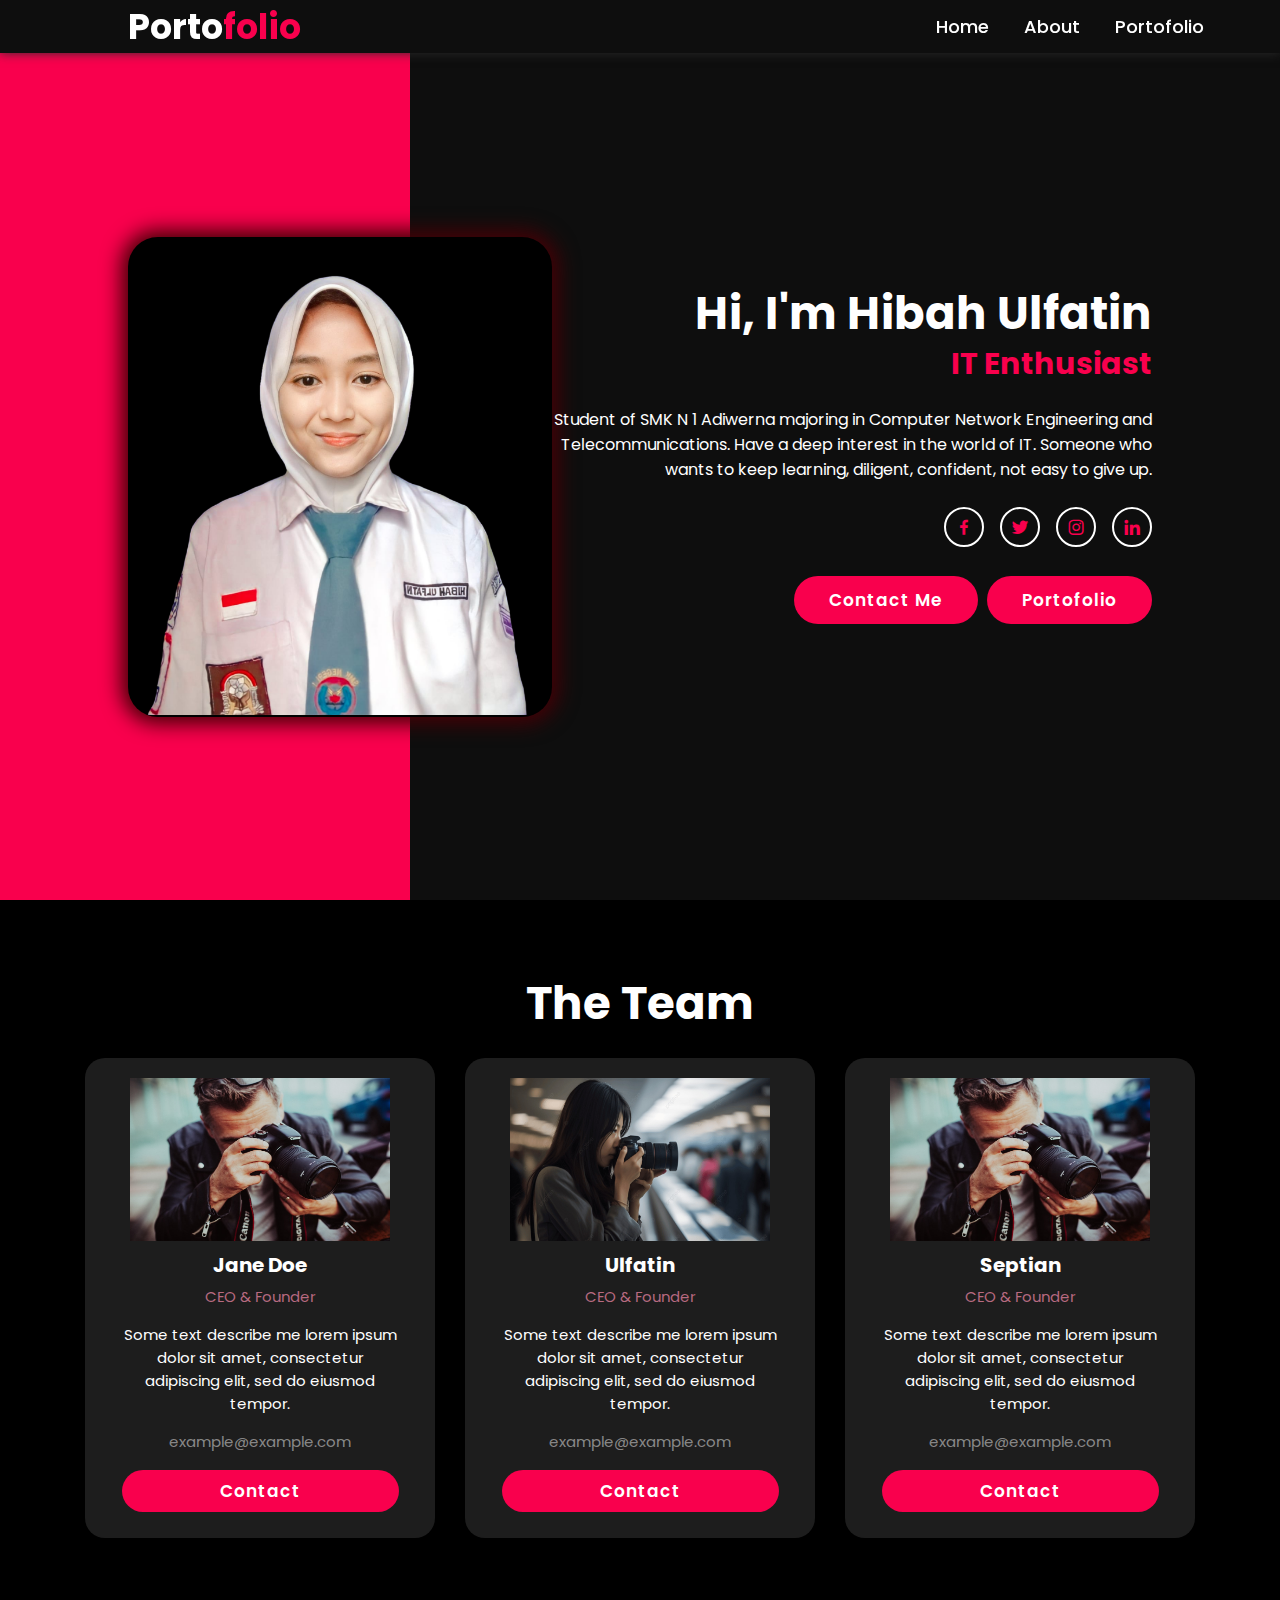
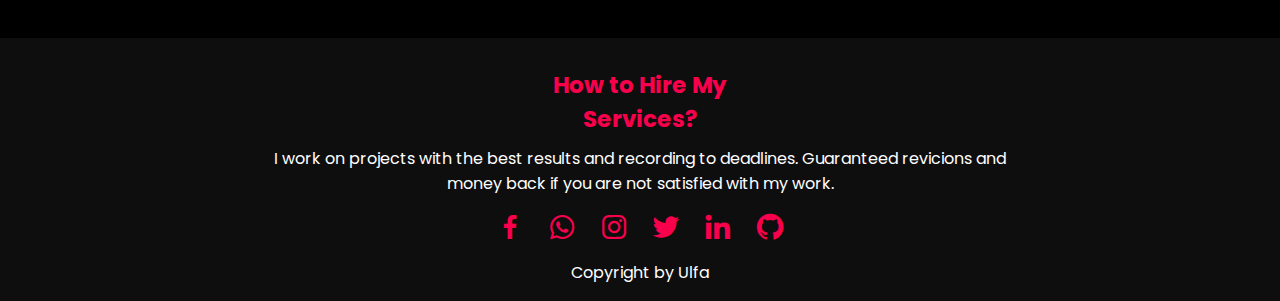
<file: index.html>
<!DOCTYPE html>
<html lang="en">

<head>
  <meta charset="UTF-8" />
  <meta name="viewport" content="width=device-width, initial-scale=1.0" />
  <title>Projek Akhir NDP</title>
  <link rel="stylesheet" href="style.css" />
  <link href="https://unpkg.com/boxicons@2.1.4/css/boxicons.min.css" rel="stylesheet" />
</head>

<body>
  <header class="header">
    <nav class="navbar">
      <h2 class="logo">Porto<span>folio</span></h2>
      <a href="index.html">Home</a>
      <a href="about.html">About</a>
      <a href="porto.html">Portofolio</a>
    </nav>
  </header>

  <section class="home">
    <div class="home-image">
      <img src="img/ulfa.png" alt="" />
    </div>
    <div class="home-content">
      <h1>Hi, I'm Hibah Ulfatin</h1>
      <h3>IT Enthusiast</h3>
      <p>
        Student of SMK N 1 Adiwerna majoring in Computer Network Engineering
        and Telecommunications. Have a deep interest in the world of IT.
        Someone who wants to keep learning, diligent, confident, not easy to
        give up.
      </p>
      <div class="home-sci">
        <a href="#"><i class="bx bxl-facebook"></i></a>
        <a href="#"><i class="bx bxl-twitter"></i></a>
        <a href="https://www.instagram.com/ulfbnana_/" target="_blank"><i class="bx bxl-instagram"></i></a>
        <a href="https://www.linkedin.com/in/hibah-ulfatin-64031a280/" target="_blank"><i
            class="bx bxl-linkedin"></i></a>
      </div>
      <a href="https://wa.link/3gjnbd" target="_blank" class="btn">Contact Me</a>
      <a href="#" class="btn">Portofolio</a>
    </div>
  </section>

  <section>
    <div class="title">
      <h2>The Team</h2>
    </div>

    <div class="box">
      <div class="card">
        <img src="img/foto.png" class="image" />
        <h5>Jane Doe</h5>
        <div class="pra">
          <p id="jabatan">CEO & Founder</p>
          <p id="desk">
            Some text describe me lorem ipsum dolor sit amet, consectetur
            adipiscing elit, sed do eiusmod tempor.
          </p>
          <p id="email">example@example.com</p>
          <p><a class="button" href="#">Contact</a></p>
        </div>
      </div>

      <div class="card">
        <img src="img/foto1.jpg" class="image" />
        <h5>Ulfatin</h5>
        <div class="pra">
          <p id="jabatan">CEO & Founder</p>
          <p id="desk">
            Some text describe me lorem ipsum dolor sit amet, consectetur
            adipiscing elit, sed do eiusmod tempor.
          </p>
          <p id="email">example@example.com</p>
          <p><a class="button" href="#">Contact</a></p>
        </div>
      </div>

      <div class="card">
        <img src="img/foto.png" class="image" />
        <h5>Septian</h5>
        <div class="pra">
          <p id="jabatan">CEO & Founder</p>
          <p id="desk">
            Some text describe me lorem ipsum dolor sit amet, consectetur
            adipiscing elit, sed do eiusmod tempor.
          </p>
          <p id="email">example@example.com</p>
          <p><a class="button" href="#">Contact</a></p>
        </div>
      </div>
    </div>
  </section>

  <section>
    <footer>
      <div class="lebar-footer">
        <h1>How to Hire My Services?</h1>
        <p>
          I work on projects with the best results and recording to deadlines.
          Guaranteed revicions and money back if you are not satisfied with my
          work.
        </p>
        <ul class="social">
          <li><a href="#"><i class='bx bxl-facebook'></i></a></li>
          <li><a href="https://wa.link/3gjnbd" target="_blank"><i class='bx bxl-whatsapp'></i></a></li>
          <li><a href="https://www.instagram.com/ulfbnana_/" target="_blank"><i class='bx bxl-instagram'></i></a></li>
          <li><a href="#"><i class='bx bxl-twitter'></i></a></li>
          <li><a href="https://www.linkedin.com/in/hibah-ulfatin-64031a280/" target="_blank"><i
                class='bx bxl-linkedin'></i></a></li>
          <li><a href="https://github.com/Ulfa666" target="_blank"><i class='bx bxl-github'></i></i></a></li>
        </ul>
        <p id="cr">Copyright by Ulfa</p>
    </footer>
    </div>
  </section>
</body>

</html>
</file>
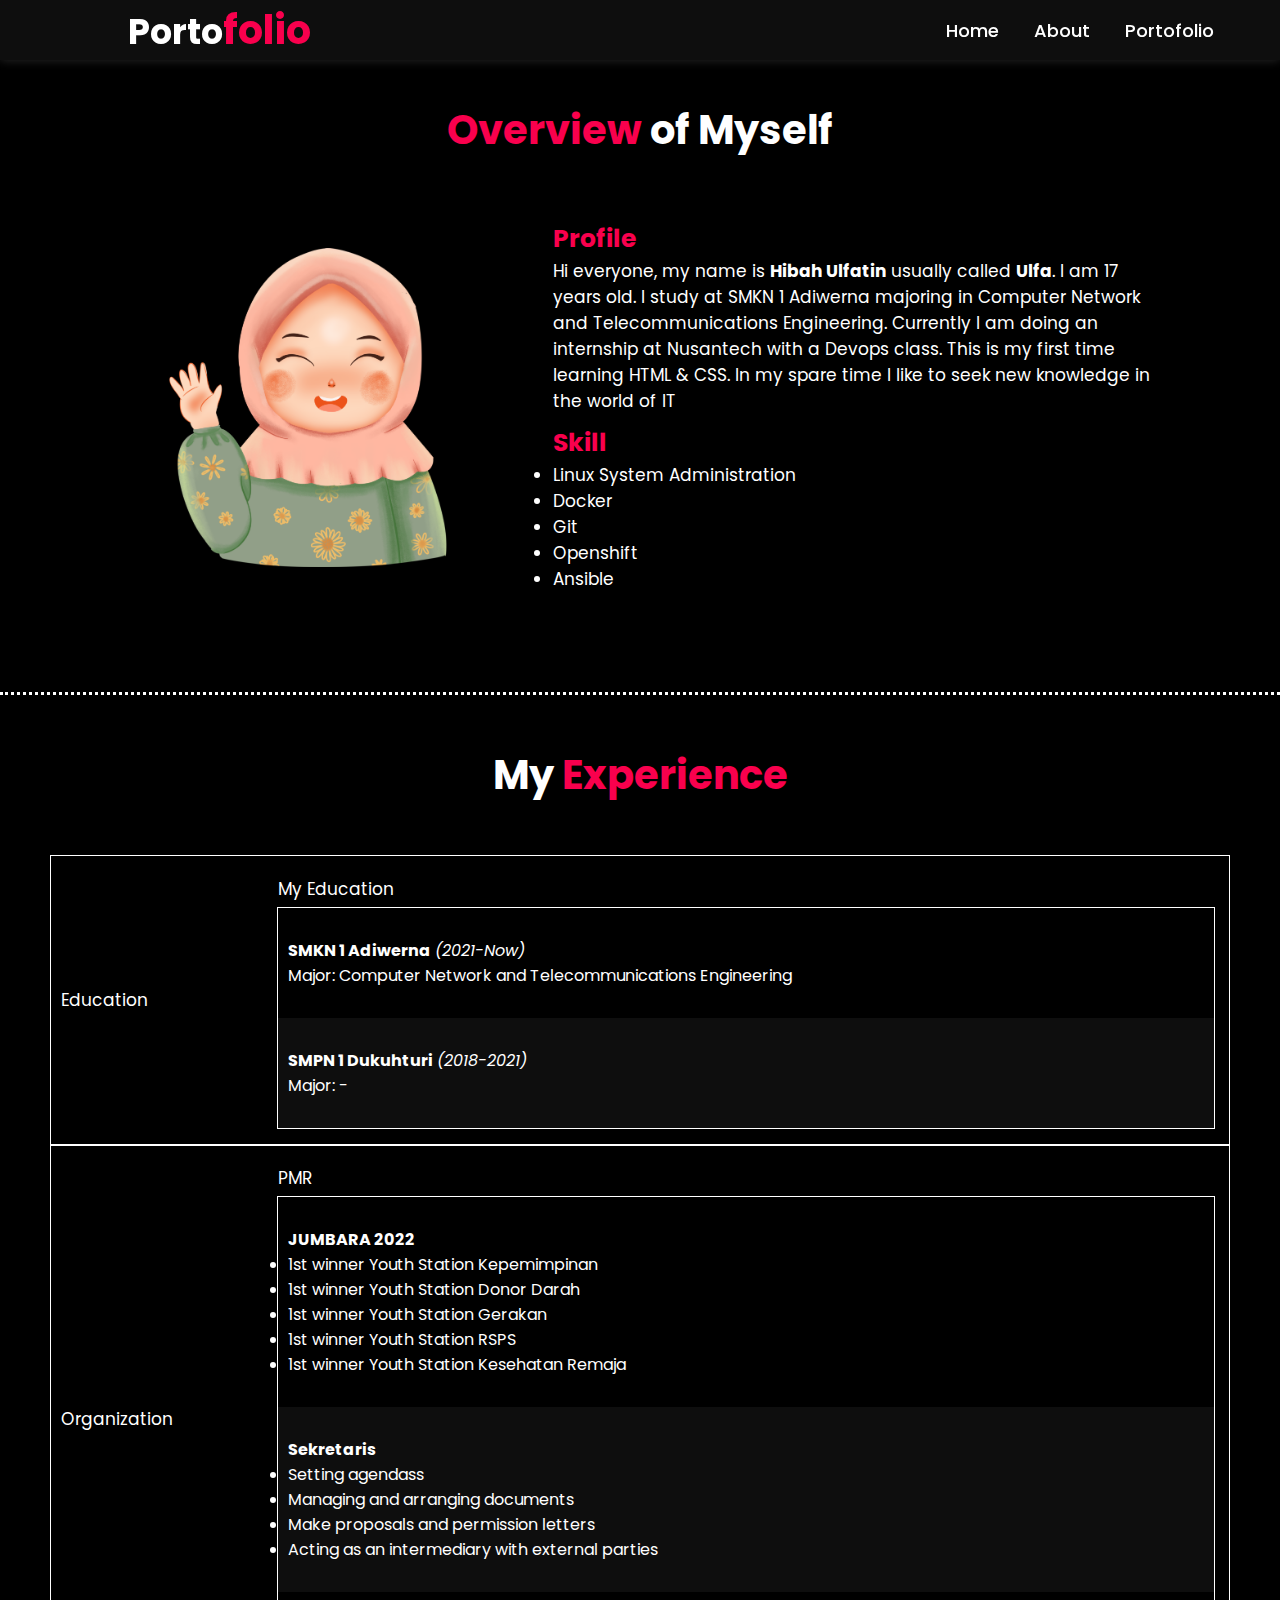
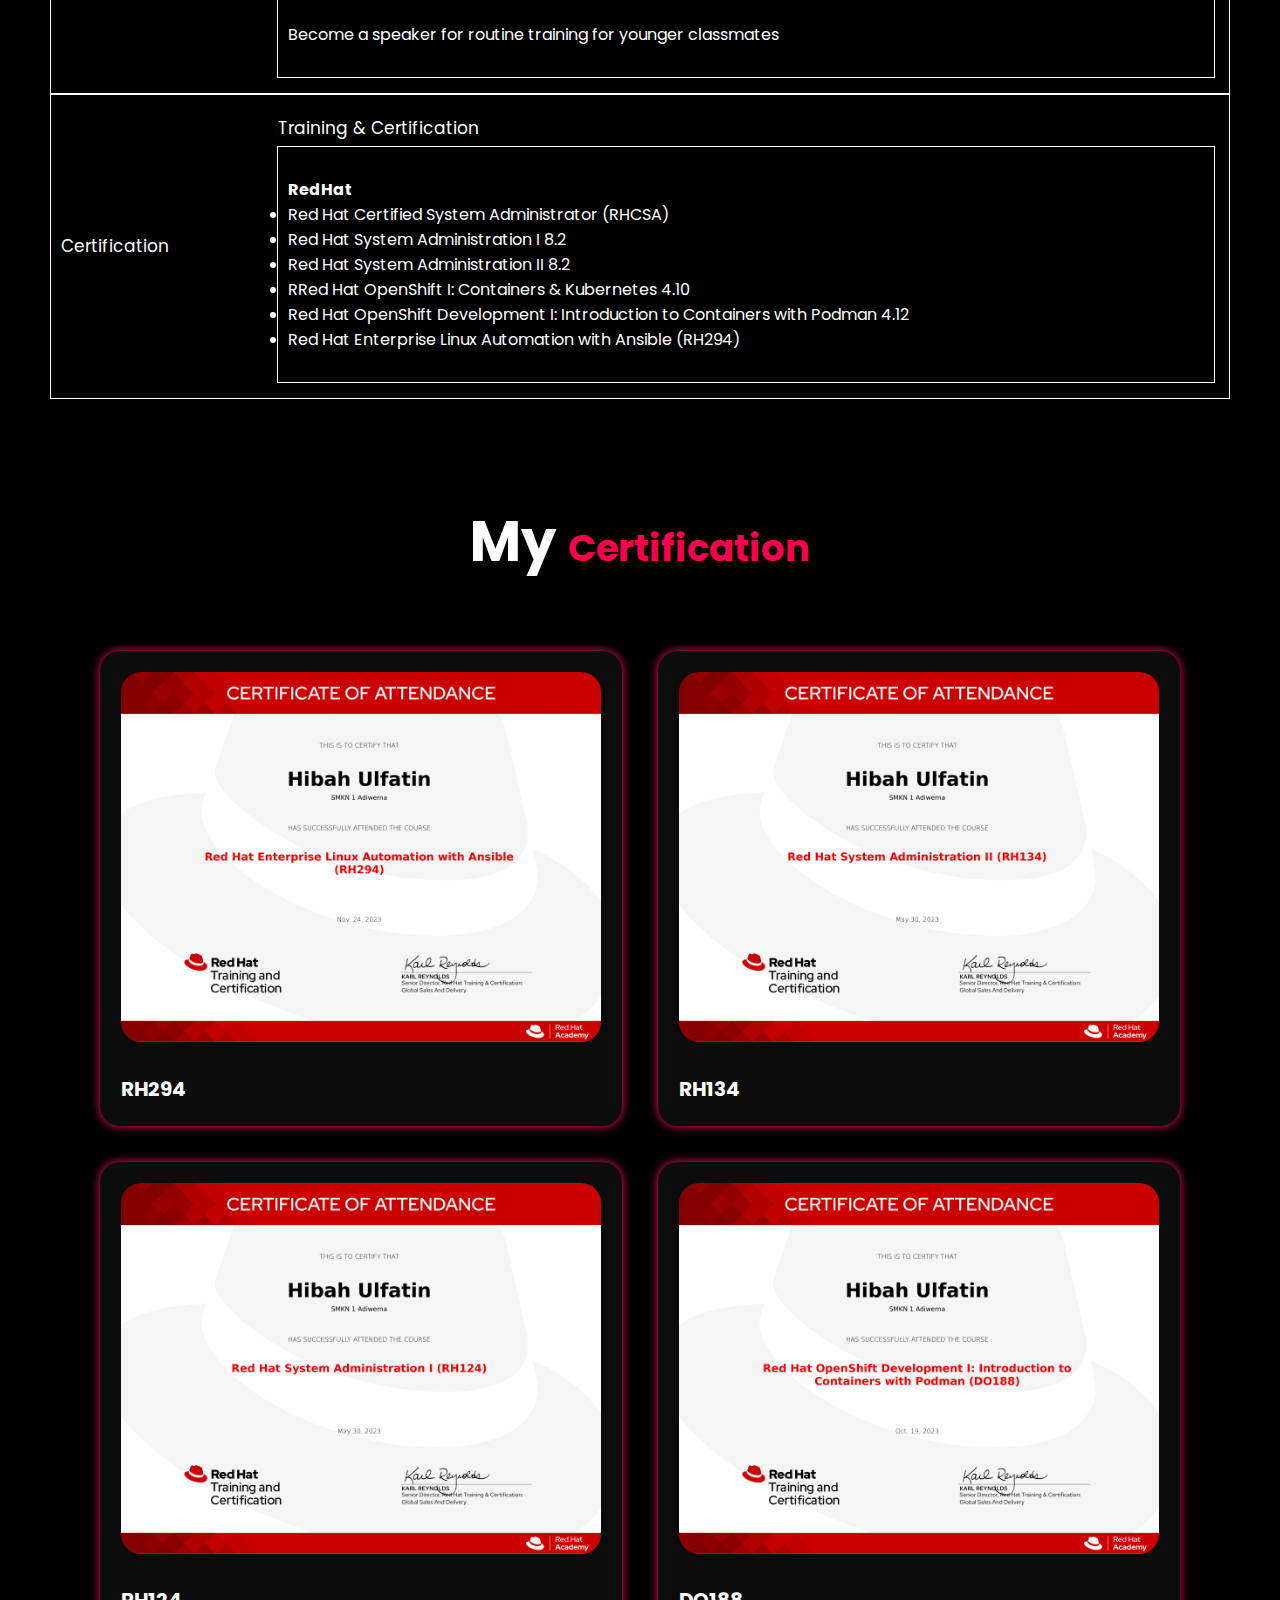
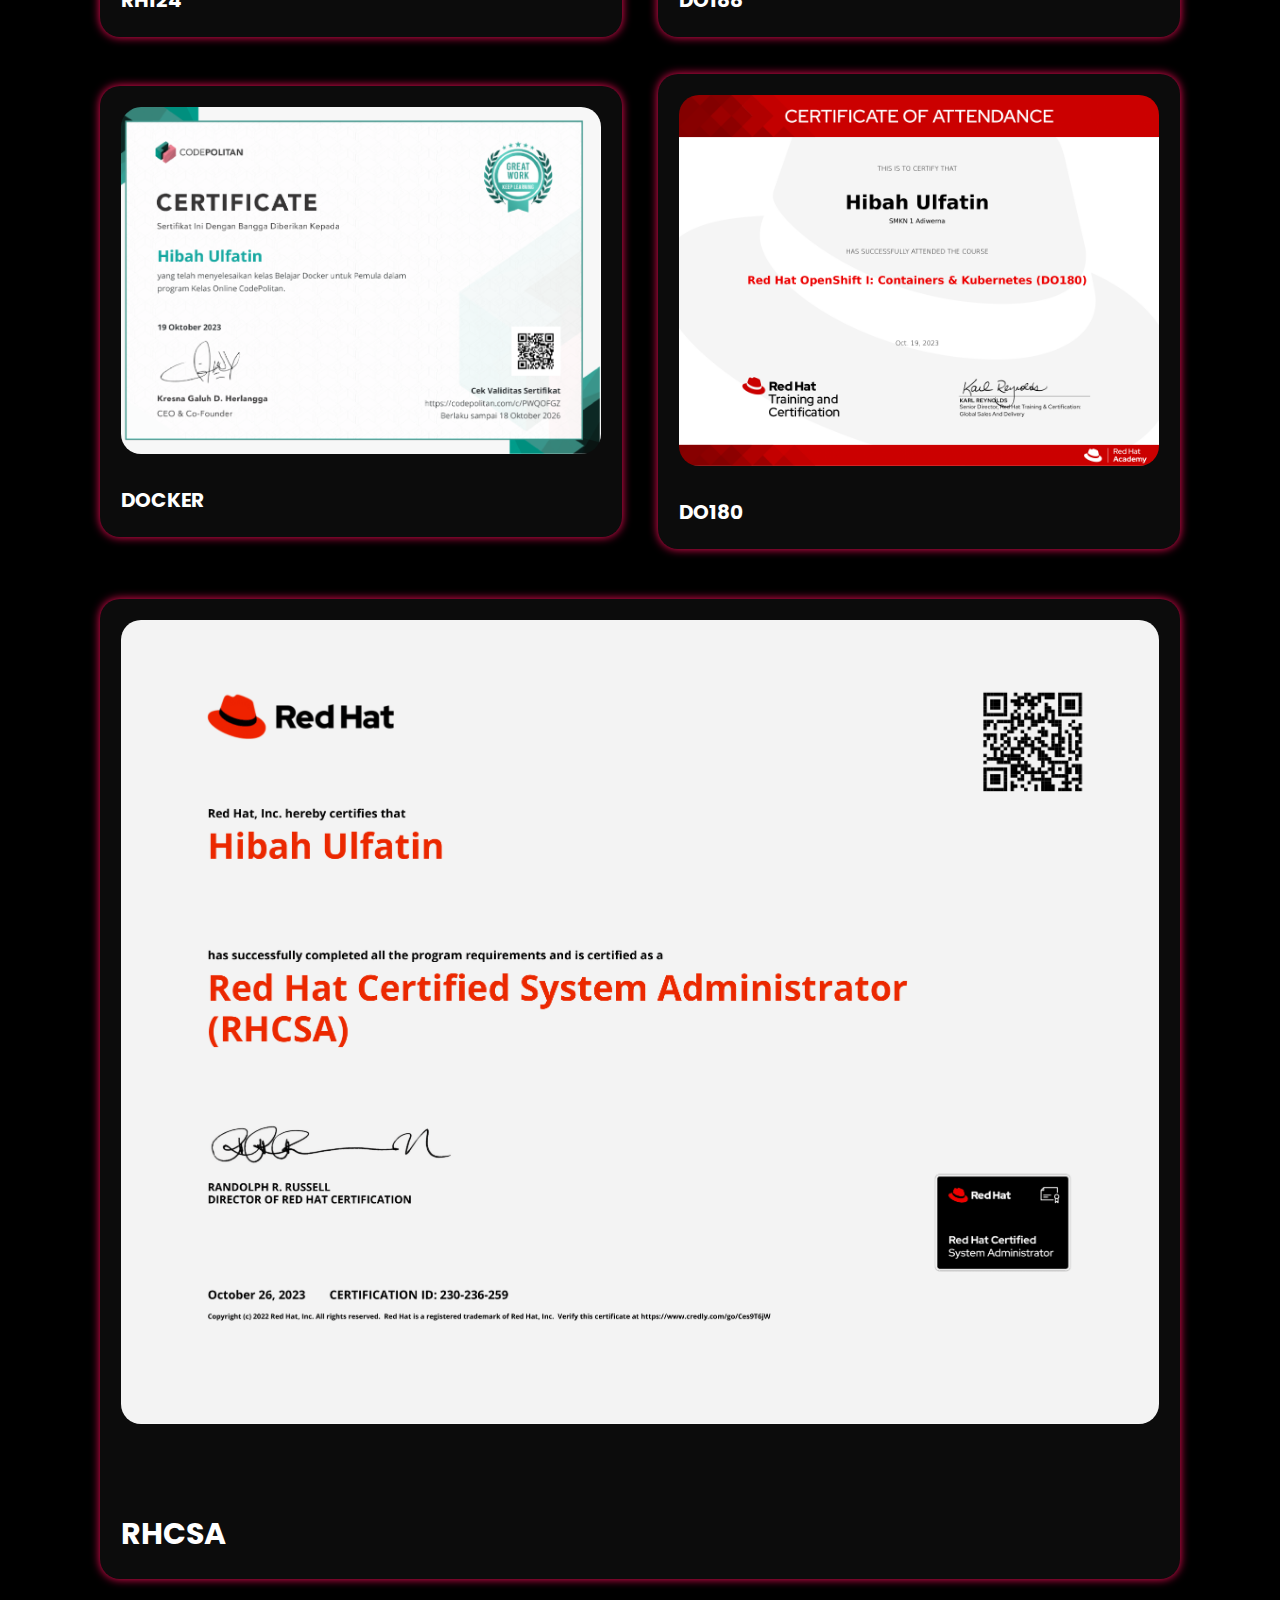
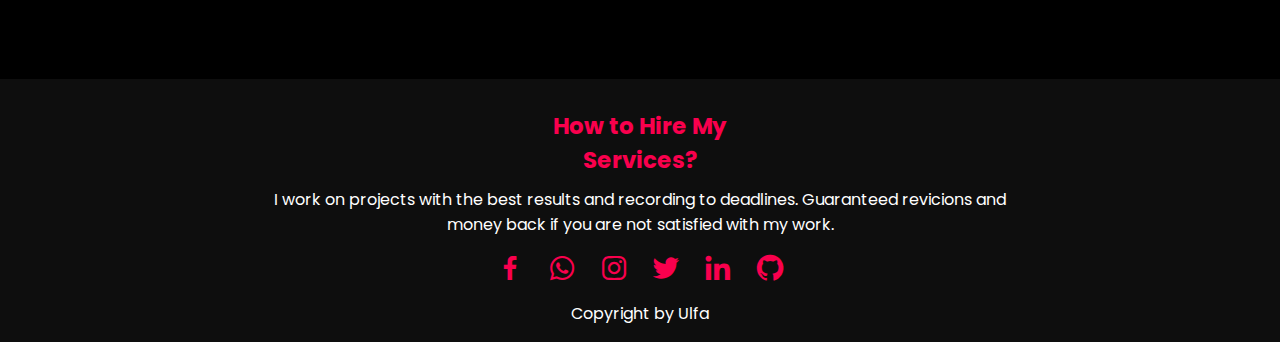
<file: about.html>
<!DOCTYPE html>
<html lang="en">

<head>
  <meta charset="UTF-8">
  <meta name="viewport" content="width=device-width, initial-scale=1.0">
  <link rel="stylesheet" href="style.css">
  <link href="https://unpkg.com/boxicons@2.1.4/css/boxicons.min.css" rel="stylesheet" />
  <title>Projek Akhir NDP</title>
</head>

<body>
  <header class="header">
    <nav class="navbar">
      <h2 class="logo">Porto<span class="about">folio</span></h2>
      <a href="index.html">Home</a>
      <a href="about.html">About</a>
      <a href="porto.html">Portofolio</a>
    </nav>
  </header>

  <section class="Profile">
    <h1><span class="about">Overview </span>of Myself</h1>
    <div class="about-content">
      <div class="about-img">
        <img src="img/halo.png" alt="">
      </div>
      <div class="content">
        <h2>Profile</h2>
        <p>Hi everyone, my name is <b>Hibah Ulfatin</b> usually called <b>Ulfa</b>.
          I am 17 years old. I study at SMKN 1 Adiwerna majoring in Computer Network and Telecommunications
          Engineering. Currently I am doing an internship at Nusantech with a Devops class. This is my first
          time learning HTML & CSS. In my spare time I like to seek new knowledge in the world of IT</p>
        <h2>Skill</h2>
        <p>
          <li>Linux System Administration</li>
          <li>Docker</li>
          <li>Git</li>
          <li>Openshift</li>
          <li>Ansible</li>
        </p>
      </div>
    </div>
  </section>
  <hr>
  <section class="experience">
    <h1>My <span class="about">Experience</span></h1>
    <table class="first">
      <tr>
        <td rowspan="4" class="first-samping">Education</td>
      </tr>
      <tr>
        <td class="first-atas">My Education</td>
      </tr>
      <td>
        <!-- Tabel Bersarang dengan 4 baris -->
        <table class="second">
          <tr>
            <td class="second-content"><b>SMKN 1 Adiwerna</b> <i>(2021-Now)</i>
              <p>Major: Computer Network and Telecommunications Engineering</p>
            </td>
          </tr>
          <tr>
            <td class="second-content" id="bg"><b>SMPN 1 Dukuhturi</b> <i>(2018-2021)</i>
              <p>Major: -</p>
            </td>
          </tr>
        </table>
    </table>

    <table class="first">
      <tr>
        <td rowspan="4" class="first-samping">Organization</td>
      </tr>
      <tr>
        <td class="first-atas">PMR</td>
      </tr>
      <td>
        <!-- Tabel Bersarang dengan 4 baris -->
        <table class="second">
          <tr>
            <td class="second-content"><b>JUMBARA 2022</b>
              <li>1st winner Youth Station Kepemimpinan</li>
              <li>1st winner Youth Station Donor Darah</li>
              <li>1st winner Youth Station Gerakan</li>
              <li>1st winner Youth Station RSPS</li>
              <li>1st winner Youth Station Kesehatan Remaja</li>
            </td>
          </tr>
          <tr>
            <td class="second-content" id="bg"><b>Sekretaris</b>
              <li>Setting agendass</li>
              <li>Managing and arranging documents</li>
              <li>Make proposals and permission letters</li>
              <li>Acting as an intermediary with external parties</li>
            </td>
          </tr>
          <tr>
            <td class="second-content">Become a speaker for routine training for younger classmates
          </tr>
        </table>
    </table>
    <table class="first">
      <tr>
        <td rowspan="4" class="first-samping">Certification</td>
      </tr>
      <tr>
        <td class="first-atas">Training & Certification</td>
      </tr>
      <td>
        <!-- Tabel Bersarang dengan 4 baris -->
        <table class="second">
          <tr>
            <td class="second-content"><b>RedHat</b>
              <li>Red Hat Certified System Administrator (RHCSA)</p>
              </li>
              <li>Red Hat System Administration I 8.2 </p>
              </li>
              <li>Red Hat System Administration II 8.2 </p>
              </li>
              <li>RRed Hat OpenShift I: Containers & Kubernetes 4.10</p>
              </li>
              <li>Red Hat OpenShift Development I: Introduction to Containers with Podman 4.12</p>
              </li>
              <li>Red Hat Enterprise Linux Automation with Ansible (RH294)</p>
              </li>
            </td>
          </tr>
        </table>
    </table>
  </section>

  <section class="porto" id="porto">
    <div class="lebar-porto">
      <div class="center-text">
        <h1>My <span>Certification</span></h1>
      </div>

      <div class="porto-content">
        <div class="row">
          <img src="img/RH294.png" alt="">
          <div class="main-row">
            <div class="row-text">
              <h2>RH294</h2>
            </div>
          </div>
        </div>

        <div class="row">
          <img src="img/RH134.png" alt="">
          <div class="main-row">
            <div class="row-text">
              <h2>RH134</h2>
            </div>
          </div>
        </div>

        <div class="row">
          <img src="img/RH124.png" alt="">
          <div class="main-row">
            <div class="row-text">
              <h2>RH124</h2>
            </div>
          </div>
        </div>

        <div class="row">
          <img src="img/DO188.png" alt="">
          <div class="main-row">
            <div class="row-text">
              <h2>DO188</h2>
            </div>
          </div>
        </div>

        <div class="row">
          <img src="img/Docker.png" alt="">
          <div class="main-row">
            <div class="row-text">
              <h2>DOCKER</h2>
            </div>
          </div>
        </div>

        <div class="row">
          <img src="img/DO180.png" alt="">
          <div class="main-row">
            <div class="row-text">
              <h2>DO180</h2>
            </div>
          </div>
        </div>
      </div>
      <div class="row" id="big">
        <img src="img/RHCSA.png" alt="">
        <div class="main-row">
          <div class="row-text">
            <h2 id="big">RHCSA</h2>
          </div>
        </div>
      </div>
    </div>
    <section>
      <footer>
        <div class="lebar-footer">
          <h1>How to Hire My Services?</h1>
          <p>I work on projects with the best results and recording to deadlines. Guaranteed revicions and money back if
            you are not satisfied with my work.</p>
          <ul class="social">
            <li><a href="#"><i class='bx bxl-facebook'></i></a></li>
            <li><a href="https://wa.link/3gjnbd" target="_blank"><i class='bx bxl-whatsapp'></i></a></li>
            <li><a href="https://www.instagram.com/ulfbnana_/" target="_blank"><i class='bx bxl-instagram'></i></a></li>
            <li><a href="#"><i class='bx bxl-twitter'></i></a></li>
            <li><a href="https://www.linkedin.com/in/hibah-ulfatin-64031a280/" target="_blank"><i
                  class='bx bxl-linkedin'></i></a></li>
            <li><a href="https://github.com/Ulfa666" target="_blank"><i class='bx bxl-github'></i></i></a></li>
          </ul>
          <p id="cr">Copyright by Ulfa</p>
      </footer>
      </div>
    </section>
</body>

</html>
</file>
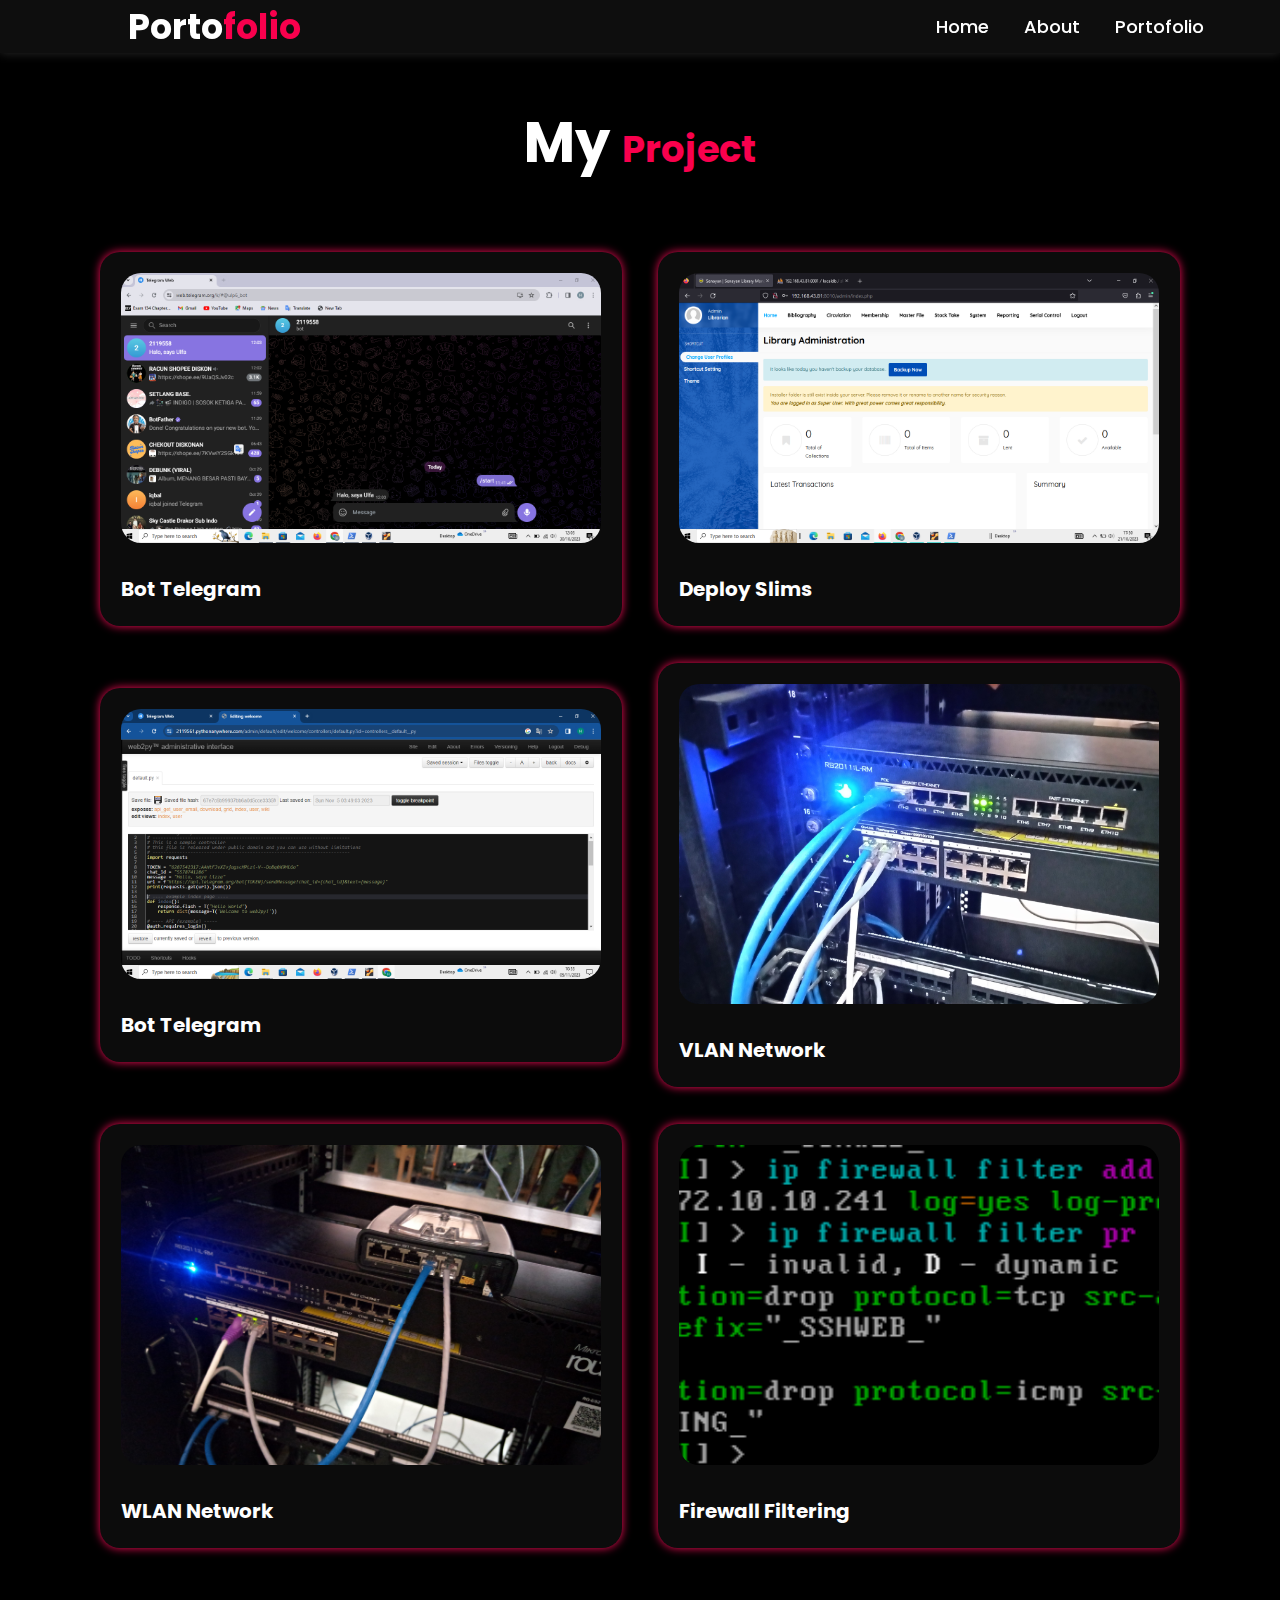
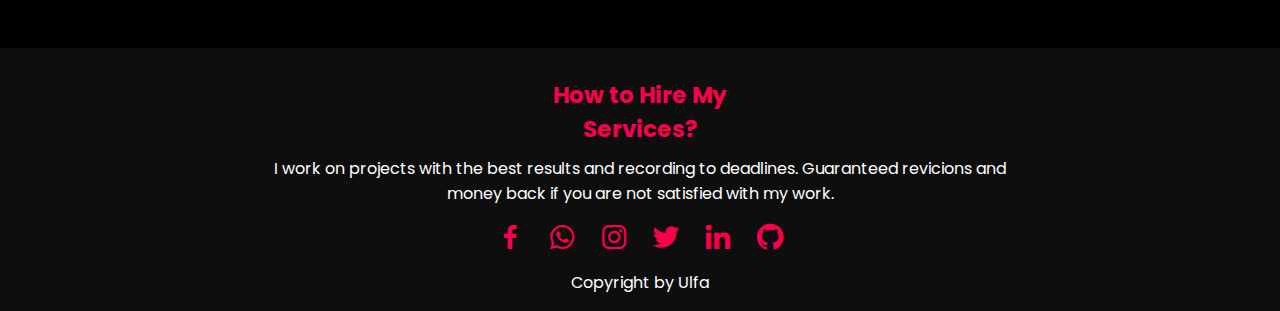
<file: porto.html>
<!DOCTYPE html>
<html lang="en">

<head>
  <meta charset="UTF-8" />
  <meta name="viewport" content="width=device-width, initial-scale=1.0" />
  <link href="https://unpkg.com/boxicons@2.1.4/css/boxicons.min.css" rel="stylesheet" />
  <link rel="stylesheet" href="style.css" />
  <title>Projek Akhir NDP</title>
</head>

<body>
  <header class="header">
    <nav class="navbar">
      <h2 class="logo">Porto<span>folio</span></h2>
      <a href="index.html">Home</a>
      <a href="about.html">About</a>
      <a href="porto.html">Portofolio</a>
    </nav>
  </header>

  <section class="porto" id="porto">
    <div class="lebar-porto">
      <div class="center-text">
        <h1>My <span style="font-size: 37px">Project</span></h1>
      </div>

      <div class="porto-content">
        <div class="row">
          <article class="card_article">
            <img src="img/Bot.png" alt="" />
            <div class="card_data">
              <h1 class="card_desc">Create a telebot using python</h1>
              <h2 class="card_title">Bot Telegram</h2>
              <a href="#" class="card_button">Visit</a>
            </div>
          </article>
          <div class="row-text">
            <h2>Bot Telegram</h2>
          </div>
        </div>

        <div class="row">
          <article class="card_article">
            <img src="img/slims.png" alt="" />
            <div class="card_data">
              <span class="card_desc">Deploy slims with docker and podman</span>
              <h2 class="card_title">Deploy Slims</h2>
              <a href="#" class="card_button">Visit</a>
            </div>
          </article>
          <div class="row-text">
            <h2>Deploy Slims</h2>
          </div>
        </div>

        <div class="row">
          <article class="card_article">
            <img src="img/web2py.png" alt="" class="card_image">
            <div class="card_data">
              <span class="card_desc">Create a telebot using web2py</span>
              <h2 class="card_title">Bot Telegram</h2>
              <a href="#" class="card_button">Visit</a>
            </div>
          </article>
          <div class="row-text">
            <h2>Bot Telegram</h2>
          </div>
        </div>

        <div class="row">
          <article class="card_article">
            <img src="img/Vlan.jpg" alt="" class="card_image">
            <div class="card_data">
              <span class="card_desc">Create a VLAN network with a Mikrotik router</span>
              <h2 class="card_title">VLAN Network</h2>
              <a href="#" class="card_button">Visit</a>
            </div>
          </article>
          <div class="row-text">
            <h2>VLAN Network</h2>
          </div>
        </div>

        <div class="row">
          <article class="card_article">
            <img src="img/Wlan.jpg" alt="" class="card_image">
            <div class="card_data">
              <span class="card_desc">Create a WLAN network with a Mikrotik router</span>
              <h2 class="card_title">WLAN Network</h2>
              <a href="#" class="card_button">Visit</a>
            </div>
          </article>
          <div class="row-text">
            <h2>WLAN Network</h2>
          </div>
        </div>

        <div class="row">
          <article class="card_article">
            <img src="img/frwl.png" alt="" class="card_image">
            <div class="card_data">
              <span class="card_desc">Perform microtic input filter rules (CLI) configuration.</span>
              <h2 class="card_title">Firewall Filtering</h2>
              <a href="#" class="card_button">Visit</a>
            </div>
          </article>
          <div class="row-text">
            <h2>Firewall Filtering</h2>
          </div>
        </div>
      </div>
  </section>

  <section>
    <footer>
      <div class="lebar-footer">
        <h1>How to Hire My Services?</h1>
        <p>
          I work on projects with the best results and recording to deadlines.
          Guaranteed revicions and money back if you are not satisfied with my
          work.
        </p>
        <ul class="social">
          <li><a href="#"><i class='bx bxl-facebook'></i></a></li>
          <li><a href="https://wa.link/3gjnbd" target="_blank"><i class='bx bxl-whatsapp'></i></a></li>
          <li><a href="https://www.instagram.com/ulfbnana_/" target="_blank"><i class='bx bxl-instagram'></i></a></li>
          <li><a href="#"><i class='bx bxl-twitter'></i></a></li>
          <li><a href="https://www.linkedin.com/in/hibah-ulfatin-64031a280/" target="_blank"><i
                class='bx bxl-linkedin'></i></a></li>
          <li><a href="https://github.com/Ulfa666" target="_blank"><i class='bx bxl-github'></i></i></a></li>
        </ul>
        <p id="cr">Copyright by Ulfa</p>
    </footer>
    </div>
  </section>
</body>

</html>
</file>
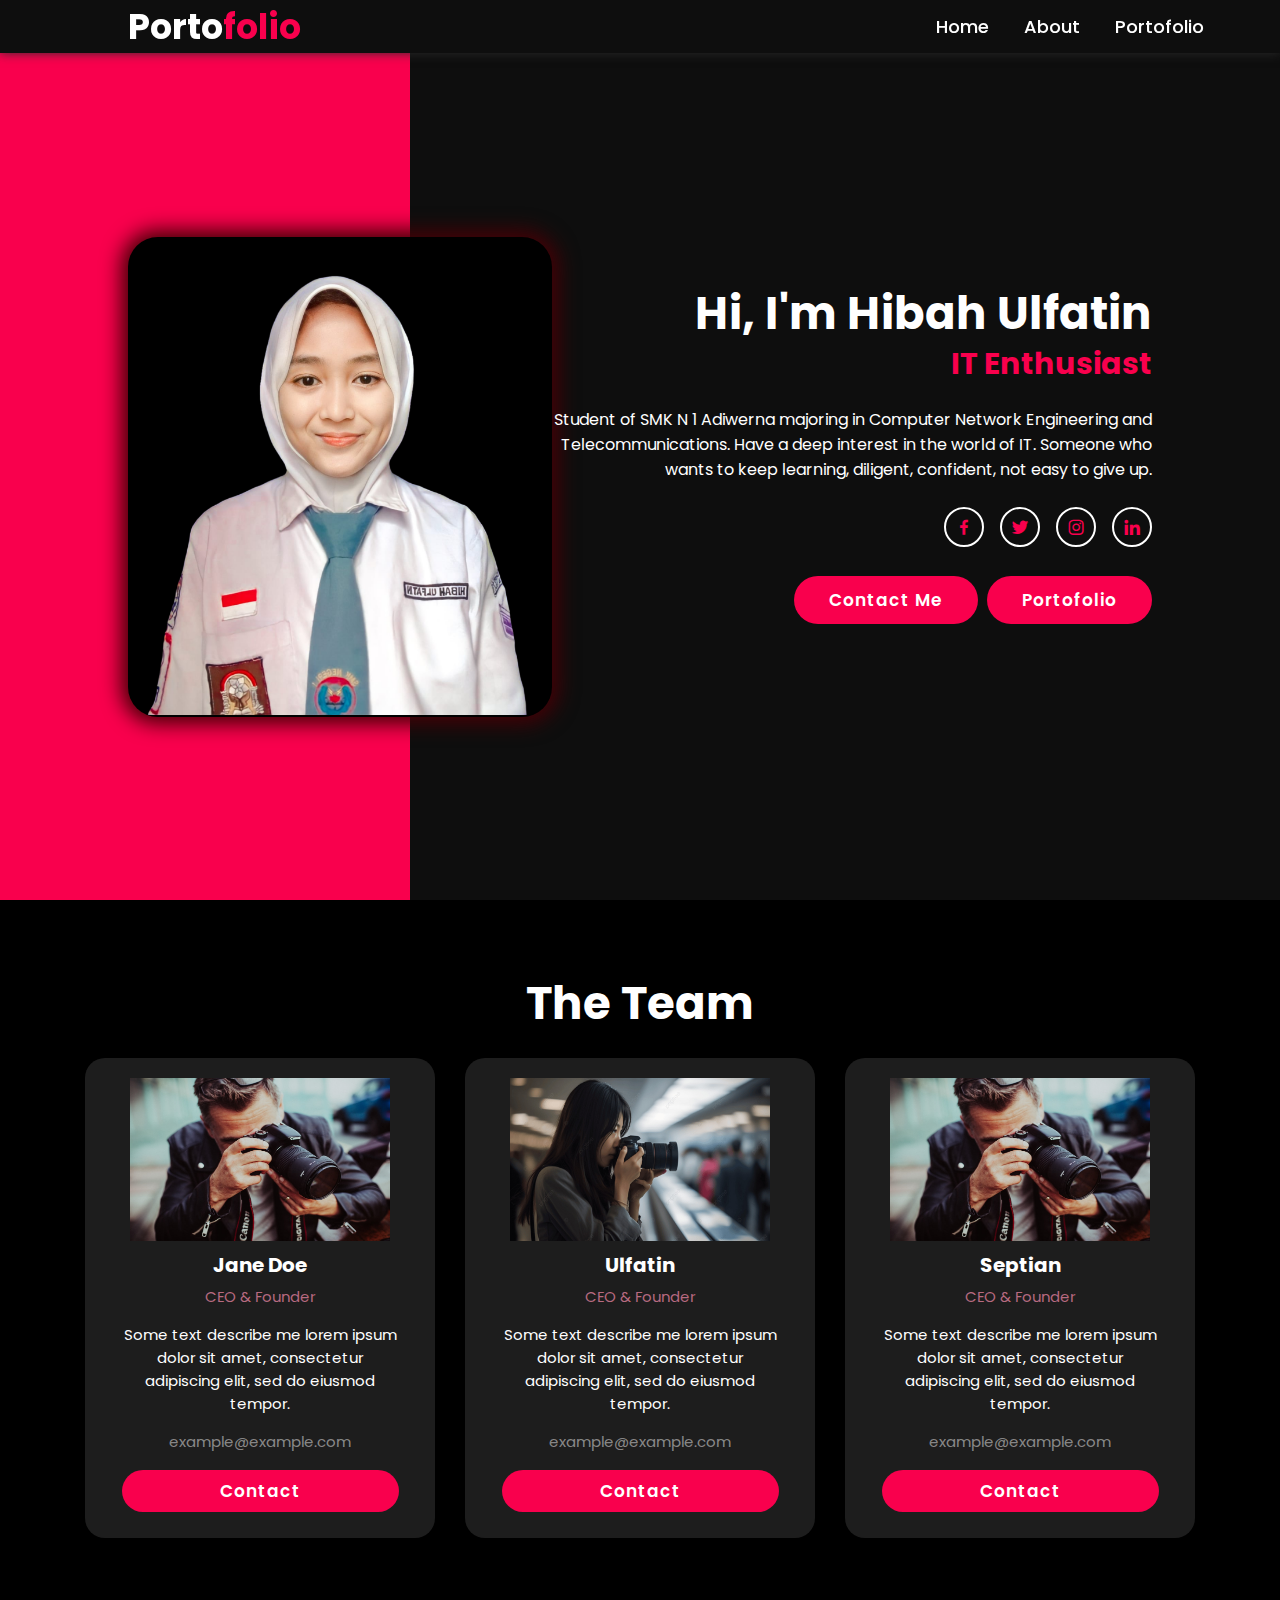
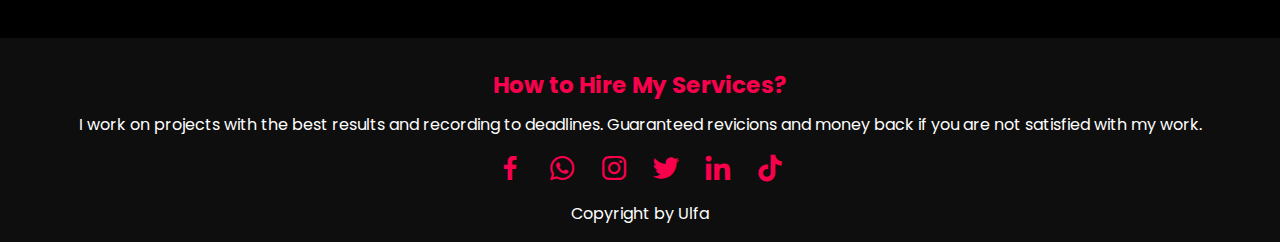
<file: Projek-NDP.html>
<!DOCTYPE html>
<html lang="en">
  <head>
    <meta charset="UTF-8" />
    <meta name="viewport" content="width=device-width, initial-scale=1.0" />
    <title>Projek Akhir NDP</title>
    <link rel="stylesheet" href="style.css" />
    <link href="https://unpkg.com/boxicons@2.1.4/css/boxicons.min.css" rel="stylesheet"/>
  </head>

  <body>
    <header class="header">
      <nav class="navbar">
        <h2 class="logo">Porto<span>folio</span></h2>
        <a href="Projek-NDP.html">Home</a>
        <a href="about.html">About</a>
        <a href="porto.html">Portofolio</a>
      </nav>
    </header>

    <section class="home">
      <div class="home-image">
        <img src="img/ulfa.png" alt="" />
      </div>
      <div class="home-content">
        <h1>Hi, I'm Hibah Ulfatin</h1>
        <h3>IT Enthusiast</h3>
        <p>
          Student of SMK N 1 Adiwerna majoring in Computer Network Engineering
          and Telecommunications. Have a deep interest in the world of IT.
          Someone who wants to keep learning, diligent, confident, not easy to
          give up.
        </p>
        <div class="home-sci">
          <a href="#"><i class="bx bxl-facebook"></i></a>
          <a href="#"><i class="bx bxl-twitter"></i></a>
          <a href="https://www.instagram.com/ulfbnana_/" target="_blank"
            ><i class="bx bxl-instagram"></i
          ></a>
          <a
            href="https://www.linkedin.com/in/hibah-ulfatin-64031a280/"
            target="_blank"
            ><i class="bx bxl-linkedin"></i
          ></a>
        </div>
        <a href="about.html" class="btn">Contact Me</a>
        <a href="#" class="btn">Portofolio</a>
      </div>
    </section>

    <section>
      <div class="title">
        <h2>The Team</h2>
      </div>

      <div class="box">
        <div class="card">
          <img src="img/foto.png" class="image" />
          <h5>Jane Doe</h5>
          <div class="pra">
            <p id="jabatan">CEO & Founder</p>
            <p id="desk">
              Some text describe me lorem ipsum dolor sit amet, consectetur
              adipiscing elit, sed do eiusmod tempor.
            </p>
            <p id="email">example@example.com</p>
            <p><a class="button" href="#">Contact</a></p>
          </div>
        </div>

        <div class="card">
          <img src="img/foto1.jpg" class="image" />
          <h5>Ulfatin</h5>
          <div class="pra">
            <p id="jabatan">CEO & Founder</p>
            <p id="desk">
              Some text describe me lorem ipsum dolor sit amet, consectetur
              adipiscing elit, sed do eiusmod tempor.
            </p>
            <p id="email">example@example.com</p>
            <p><a class="button" href="#">Contact</a></p>
          </div>
        </div>

        <div class="card">
          <img src="img/foto.png" class="image" />
          <h5>Septian</h5>
          <div class="pra">
            <p id="jabatan">CEO & Founder</p>
            <p id="desk">
              Some text describe me lorem ipsum dolor sit amet, consectetur
              adipiscing elit, sed do eiusmod tempor.
            </p>
            <p id="email">example@example.com</p>
            <p><a class="button" href="#">Contact</a></p>
          </div>
        </div>
      </div>
    </section>

    <section>
      <footer>
        <h1>How to Hire My Services?</h1>
        <p>
          I work on projects with the best results and recording to deadlines.
          Guaranteed revicions and money back if you are not satisfied with my
          work.
        </p>
        <ul class="social">
          <li><a href="#"><i class="bx bxl-facebook"></i></a></li>
          <li><a href="#"><i class="bx bxl-whatsapp"></i></a></li>
          <li><a href="#"><i class="bx bxl-instagram"></i></a></li>
          <li><a href="#"><i class="bx bxl-twitter"></i></a></li>
          <li><a href="#"><i class="bx bxl-linkedin"></i></a></li>
          <li><a href="#"><i class="bx bxl-tiktok"></i></a></li>
        </ul>
        <p id="cr">Copyright by Ulfa</p>
      </footer>
    </section>
  </body>
</html>
</file>
<file: style.css>
@import url("https://fonts.googleapis.com/css2?family=Poppins:wght@300;400;500;600;700;800;900&display=swap");

* {
  margin: 0;
  padding: 0;
  box-sizing: border-box;
  font-family: "Poppins", sans-serif;
}

body {
  background-color: black;
}

.header {
  position: fixed;
  top: 0;
  left: 0;
  width: 100%;
  background: rgb(14, 14, 14);
  display: flex;
  justify-content: space-between;
  align-items: center;
  z-index: 100;
  box-shadow: 0 0 10px rgb(43, 43, 43);
}

.logo {
  font-size: 35px;
  color: white;
  text-decoration: none;
  font-weight: 700;
  margin-right: 600px;
}

span {
  font-size: 35px;
  color: #f9004d;
}

nav {
  display: flex;
  align-items: center;
  justify-content: space-between;
  padding-left: 10%;
  padding-right: 10%;
  width: 100%;
}

.navbar a {
  font-size: 18px;
  color: white;
  text-decoration: none;
  font-weight: 500;
  margin-left: 35px;
  transition: 0.3s;
}

.navbar a:hover {
  transform: translateY(-3px);
  color: #f9004d;
}

.home {
  height: 100vh;
  background: linear-gradient(-90deg, rgb(14, 14, 14) 68%, #f9004d 32%);
  display: flex;
  justify-content: space-between;
  align-items: center;
  padding: 0 10%;
}

.home-image {
  display: flex;
  margin-top: 53px;
  justify-content: center;
  align-items: center;
  width: 450px;
  height: 480px;
  background: black;
  border: 5px solid transparent;
  border-radius: 30px;
  box-shadow: 0 0 20px 7px #440006;
}

.home-image img {
  position: relative;
  max-width: 410px;
  bottom: 35px;
}

.home-content {
  max-width: 600px;
  color: white;
  text-align: right;
}

.home-content h1 {
  font-size: 45px;
  line-height: 1.2;
}

.home-content h3 {
  font-size: 30px;
  color: #f9004d;
}

.home-content p {
  font-size: 16px;
  margin-top: 20px;
}

.home-sci {
  margin: 25px 0 40px;
}

.home-sci a {
  display: inline-flex;
  justify-content: center;
  align-items: center;
  width: 40px;
  height: 40px;
  background: transparent;
  border: 2px solid white;
  border-radius: 50%;
  font-size: 20px;
  color: #f9004d;
  text-decoration: none;
  margin-left: 12px;
}

.home-sci a:hover {
  background: #f9004d;
  color: white;
  border-color: #f9004d;
  box-shadow: 0 0 10px #f9004d;
}

.btn {
  padding: 12px 35px;
  background: #f9004d;
  border-radius: 40px;
  font-size: 17px;
  color: white;
  text-decoration: none;
  font-weight: 600;
  letter-spacing: 1px;
  margin-left: 5px;
}

.btn:hover{
  background-color: #f9004d;
  border-color: #f9004d;
  box-shadow: 0 0 20px #f9004d;
}

.title h2 {
  color: white;
  font-size: 45px;
  margin: 70px auto 5px auto;
  text-align: center;
}

.box {
  display: flex;
  justify-content: center;
  align-items: center;
}

.card {
  height: 480px;
  width: 350px;
  padding: 20px 35px;
  background: #1d1d1d;
  border-radius: 20px;
  margin: 15px;
  position: relative;
  overflow: hidden;
  text-align: center;
  margin-bottom: 100px;
}

.image {
  height: 163px;
  width: 260px;
}

h5 {
  color: white;
  font-size: 20px;
  margin-bottom: 1px;
  margin-top: 2px;
}

.pra p {
  color: #fc8eafb0;
  font-size: 15px;
}

#jabatan {
  margin-bottom: 15px;
  margin-top: 5px;
}

#desk {
  color: white;
  margin-top: 10px;
  margin-bottom: 2px;
}

#email {
  color: rgba(255, 255, 255, 0.493);
  margin-top: 15px;
  margin-bottom: 25px;
}

.button {
  background-color: #f9004d;
  color: white;
  font-size: 17px;
  text-decoration: none;
  font-weight: 600;
  letter-spacing: 1px;
  padding: 9px 35%;
  border-radius: 30px;
  transition: 0.1s;
}

.button:hover {
  background-color: #1d1d1d;
  border: 3px solid #f9004d;
}

.end {
  padding: 80px 19% 70px;
  background: rgb(14, 14, 14);
  display: flex;
  align-items: center;
  flex-direction: column;
  color: white;
}

.end h3 {
  font-size: 20px;
  font-weight: 700;
  margin-bottom: 5px;
}

footer {
  position: relative;
  width: 100%;
  background: rgb(14, 14, 14);
  padding: 15px 50px;
  display: flex;
  align-items: center;
  justify-content: center;
  flex-direction: column;
  color: white;
}

.lebar-footer {
  margin-left: 200px;
  margin-right: 200px;
  text-align: center;
}

footer h1 {
  margin-left: 270px;
  margin-right: 270px;
  text-align: center;
  padding-top: 15px;
  padding-bottom: 10px;
  font-size: 23px;
  color: #f9004d;
}
footer p{
  font-size: 16px;
}
#cr {
  padding-top: 1px;
  padding-bottom: 1px;
}

footer .social {
  position: relative;
  display: flex;
  justify-content: center;
  align-items: center;
  margin: 10px 0 5px;
}

footer .social li {
  list-style: none;
}

footer .social li a {
  font-size: 2em;
  color: #f9004d;
  margin: 0 10px;
  display: inline-block;
  transition: 0.5s;
}

footer .social li a:hover {
  transform: translateY(-10px);
}

.Profile {
  width: 80%;
  margin: 100px auto;
}

.Profile h1 {
  font-size: 40px;
  color: white;
  text-align: center;
}

.about {
  font-size: 40px;
}

.about-content {
  padding-top: 50px;
  display: flex;
  flex-wrap: wrap;
  align-items: center;
}

.about-img img {
  padding-top: 20px;
  width: 80%;
}

.about-img {
  flex: 1;
  margin-right: 5px;
  padding-left: 20px;
  overflow: hidden;
  border-radius: 10px;
}

.content {
  flex: 1.5;
}

.Profile h2 {
  margin-top: 10px;
  color: #f9004d;
  font-size: 25px;
}

.Profile li,
p {
  color: white;
  font-size: 17px;
}

table {
  border-collapse: collapse;
  border-color: white;
  align-self: center;
  margin: 0 auto;
}

hr {
  border: none;
  border-top: 3px dotted white;
  color: black;
  background-color: black;
  height: 1px;
  width: 100%;
  margin-top: 50px;
}

.experience {
  color: white;
  margin: 0 50px 0 50px;
}

.experience h1 {
  text-align: center;
  margin-top: 50px;
  margin-bottom: 50px;
  color: white;
  font-size: 40px;
}

.center-text {
  font-size: 28px;
  text-align: center;
  color: white;
}

.center-text span {
  color: #f9004d;
  font-size: 37px;
}

.porto {
  background: black;
}

.porto-content {
  display: grid;
  grid-template-columns: repeat(auto-fit, minmax(350px, auto));
  align-items: center;
  gap: 2.3rem;
  margin-top: 4.2rem;
}

.row img {
  height: auto;
  width: 100%;
  border-radius: 20px;
  margin-bottom: 1.4rem;
}

.row {
  background: rgb(12, 12, 12);
  border-radius: 20px;
  border: 1px solid transparent;
  box-shadow: 0 0 10px #fc0c58;
  padding: 20px;
  transition: all 0.5s ease;
}

.row h2 {
  font-size: 20px;
  color: white;
  padding-top: 1px;
  align-items: center;
}

.row-text {
  padding-bottom: 1px;
  padding-top: 1px;
}

.row h4 {
  color: white;
  font-size: 16px;
  margin-top: 5px;
  margin-bottom: 20px;
  line-height: 1.4rem;
}

.row:hover {
  border: 1px solid #f9004d;
  transform: translateY(-5px) scale(1.03);
  cursor: pointer;
}

#big {
  margin-top: 50px;
  font-size: 30px;
}

.first {
  border: 1px solid white;
  width: 100%;
}

.first-samping {
  width: 18%;
  padding: 10px;
  text-align: left;
  font-size: 17px;
}

.first-atas {
  padding-top: 20px;
  padding-left: 15px;
  padding-bottom: 5px;
  font-size: 17px;
}

.second {
  border: 1px solid white;
  width: 97%;
  margin-bottom: 15px;
}

.second-content {
  padding: 10px;
  padding-top: 30px;
  padding-bottom: 30px;
  font-size: 16px;
}

.second-content p,
li {
  font-size: 16px;
}

#bg {
  background-color: rgb(14, 14, 14);
}

.lebar-porto {
  margin: 100px;
}

.card_article {
  position: relative;
  overflow: hidden;
}

.card_data {
  width: 316px;
  background-color: #f9004d;
  padding-inline: 2.5rem;
  padding: 1.5rem 2rem;
  box-shadow: 0 5px 15px rgb(255, 25, 98);
  border-radius: 1rem;
  position: absolute;
  bottom: -9rem;
  left: 0;
  right: 0;
  margin-inline: auto;
  opacity: 0;
  transition: opacitiy 1s 1s;
}

.card_desc {
  color: whitesmoke;
  display: block;
  font-size: var(--small-font-size);
  margin-bottom: 0.25rem;
}

.card_title {
  font-size: var(--h2-font-size);
  font-weight: 500;
  color: var(--title-color);
  margin-bottom: 10px;
  text-align: left;
}

.card_button {
  text-decoration: none;
  font-size: var(--small-font-size);
  font-weight: 700;
  color: black;
}

.card_button:hover {
  text-decoration: underline;
}

.card_article:hover .card_data {
  animation: show-data 1s forwards;
  opacity: 1;
  transition: opacity 0.3s;
}

.card_article:hover {
  animation: remove-overflow 2s forwards;
}

.card_article:not(:hover) {
  animation: show-overflow 2s forwards;
}

.card_article:not(:hover) .card_data {
  animation: remove-data 1s forwards;
}

@keyframes show-data {
  50% {
    transform: translateY(-10rem);
  }

  100% {
    transform: translateY(-7rem);
  }
}

@keyframes remove-overflow {
  to {
    overflow: initial;
  }
}

@keyframes remove-data {
  0% {
    transform: translateY(-7rem);
  }

  50% {
    transform: translateY(-10rem);
  }

  100% {
    transform: translateY(0.5rem);
  }
}

@keyframes show-overflow {
  0% {
    overflow: initial;
    pointer-events: none;
  }

  50% {
    overflow: hidden;
  }
}
</file>
